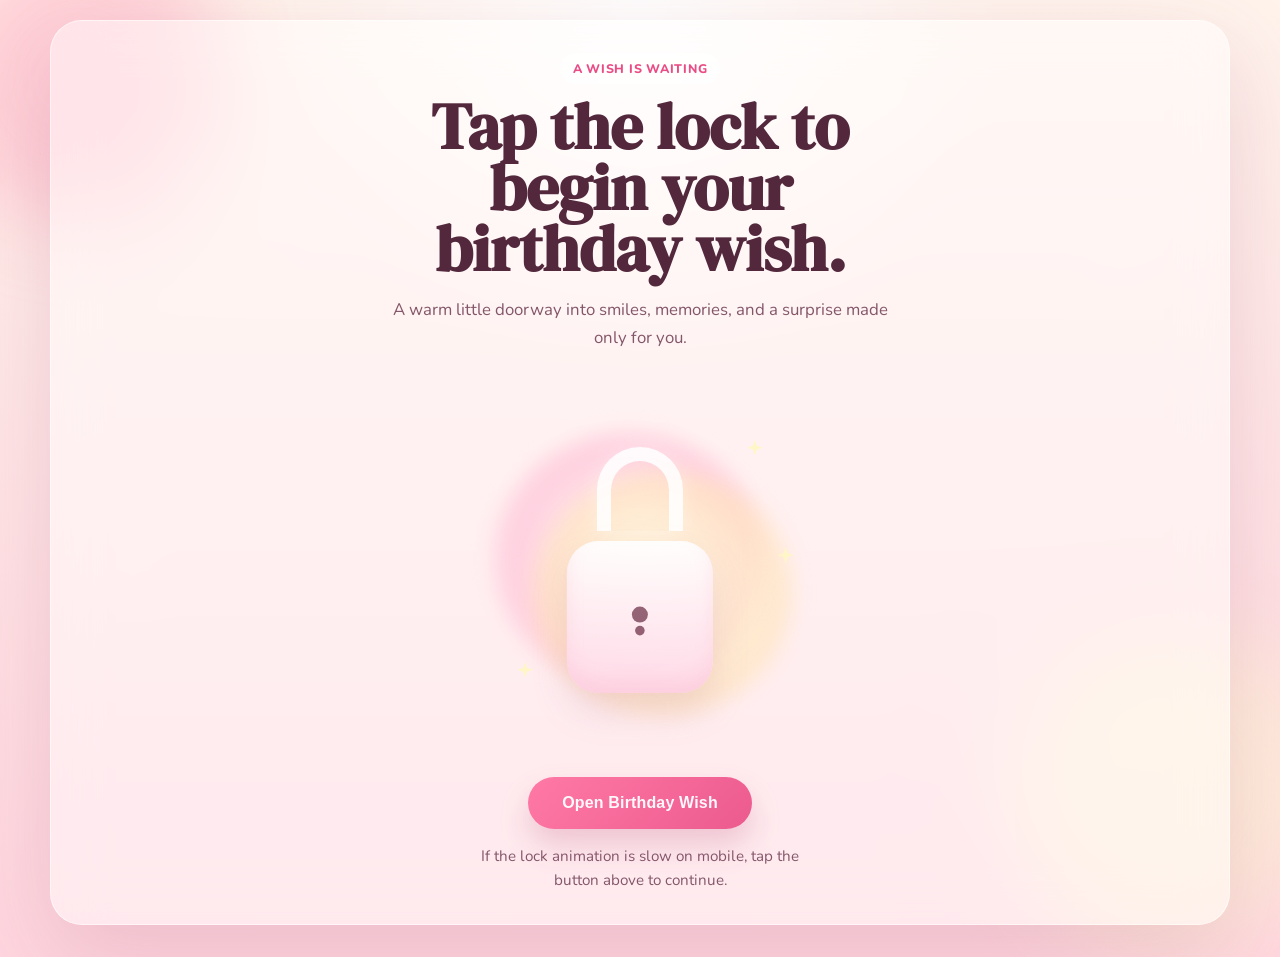
<file: index.html>
<!DOCTYPE html>
<html lang="en">
<head>
  <!-- Google tag (gtag.js) -->
  <script async src="https://www.googletagmanager.com/gtag/js?id=G-G79VJYKZZT"></script>
  <script>
    window.dataLayer = window.dataLayer || [];
    function gtag(){dataLayer.push(arguments);}
    gtag('js', new Date());

    gtag('config', 'G-G79VJYKZZT');
  </script>
  <meta charset="UTF-8">
  <meta name="viewport" content="width=device-width, initial-scale=1.0">
  <title>Birthday Lock</title>
  <link rel="preconnect" href="https://fonts.googleapis.com">
  <link rel="preconnect" href="https://fonts.gstatic.com" crossorigin>
  <link href="https://fonts.googleapis.com/css2?family=DM+Serif+Display:ital@0;1&family=Nunito:wght@400;600;700;800&display=swap" rel="stylesheet">
  <link rel="icon" type="image/x-icon" href="favicon.ico">
  <link rel="stylesheet" href="style.css">
</head>
<body class="page page-entry">
  <div class="ambient ambient-one"></div>
  <div class="ambient ambient-two"></div>
  <div class="sparkles" aria-hidden="true">
    <span></span>
    <span></span>
    <span></span>
    <span></span>
    <span></span>
    <span></span>
  </div>

  <main class="shell">
    <section id="lockCard" class="lock-card auth-card">
      <div id="lockIntro" class="lock-intro">
        <p class="micro-copy">A wish is waiting</p>
        <h1>Tap the lock to begin your birthday wish.</h1>
        <p class="lead">A warm little doorway into smiles, memories, and a surprise made only for you.</p>
        <button id="openCodeButton" class="lock-hitbox" type="button" aria-label="Open birthday wish">
          <div class="cute-auth-visual" aria-hidden="true">
            <div class="cute-orb orb-one"></div>
            <div class="cute-orb orb-two"></div>
            <div id="cuteLock" class="cute-lock simple-lock">
              <div class="cute-lock-top"></div>
              <div class="cute-lock-body"></div>
            </div>
            <div class="mini-star star-one"></div>
            <div class="mini-star star-two"></div>
            <div class="mini-star star-three"></div>
          </div>
          <span class="lock-hitbox-label">Open Birthday Wish</span>
        </button>
        <p class="lock-help-text">If the lock animation is slow on mobile, tap the button above to continue.</p>
      </div>
    </section>
  </main>

  <script src="script.js?v=20260528-8"></script>
</body>
</html>
</file>
<file: style.css>
:root {
  --bg-top: #fff3ec;
  --bg-bottom: #ffd6df;
  --panel: rgba(255, 255, 255, 0.46);
  --panel-strong: rgba(255, 255, 255, 0.72);
  --text-main: #53283c;
  --text-soft: #84566a;
  --accent: #ff6f9f;
  --accent-deep: #ea4d85;
  --line: rgba(255, 255, 255, 0.55);
  --shadow: 0 30px 90px rgba(150, 67, 106, 0.18);
}

* {
  box-sizing: border-box;
}

html {
  min-height: 100%;
}

body {
  margin: 0;
  min-height: 100vh;
  overflow-x: hidden;
  font-family: "Nunito", sans-serif;
  color: var(--text-main);
  background:
    radial-gradient(circle at top, rgba(255, 255, 255, 0.95), transparent 32%),
    linear-gradient(180deg, var(--bg-top), var(--bg-bottom));
}

a {
  color: inherit;
  text-decoration: none;
}

.page {
  position: relative;
  isolation: isolate;
}

.page::after {
  content: "";
  position: fixed;
  inset: 0;
  background:
    radial-gradient(circle at center, rgba(255, 250, 228, 0.55), rgba(255, 177, 206, 0.2) 42%, rgba(255, 214, 223, 0.78) 100%);
  opacity: 0;
  pointer-events: none;
  transition: opacity 0.55s ease;
  z-index: 20;
}

.page.page-transitioning::after {
  opacity: 1;
}

.page.page-transitioning .shell {
  animation: driftAway 0.85s ease forwards;
}

.ambient {
  position: fixed;
  border-radius: 999px;
  filter: blur(40px);
  opacity: 0.65;
  pointer-events: none;
  z-index: -3;
}

.ambient-one {
  top: -4rem;
  left: -4rem;
  width: 18rem;
  height: 18rem;
  background: rgba(255, 184, 201, 0.9);
  animation: floatCloud 10s ease-in-out infinite;
}

.ambient-two {
  right: -3rem;
  bottom: -3rem;
  width: 20rem;
  height: 20rem;
  background: rgba(255, 248, 214, 0.9);
  animation: floatCloud 13s ease-in-out infinite reverse;
}

.sparkles {
  position: fixed;
  inset: 0;
  pointer-events: none;
  z-index: -2;
}

.sparkles span {
  position: absolute;
  width: 0.65rem;
  height: 0.65rem;
  border-radius: 50%;
  background: rgba(255, 255, 255, 0.95);
  box-shadow: 0 0 18px rgba(255, 255, 255, 0.9);
  animation: twinkle 4s ease-in-out infinite;
}

.sparkles span:nth-child(1) { top: 18%; left: 14%; animation-delay: 0s; }
.sparkles span:nth-child(2) { top: 28%; right: 12%; animation-delay: 1s; }
.sparkles span:nth-child(3) { top: 64%; left: 10%; animation-delay: 1.7s; }
.sparkles span:nth-child(4) { top: 72%; right: 20%; animation-delay: 2.4s; }
.sparkles span:nth-child(5) { top: 46%; left: 48%; animation-delay: 0.9s; }
.sparkles span:nth-child(6) { top: 12%; left: 70%; animation-delay: 2.1s; }

.balloons {
  position: fixed;
  inset: 0;
  pointer-events: none;
  z-index: -1;
}

.balloon {
  position: absolute;
  bottom: -10rem;
  width: 4.2rem;
  height: 5.2rem;
  border-radius: 50% 50% 46% 46%;
  animation: rise 13s linear infinite;
  box-shadow: inset -8px -14px 18px rgba(255, 255, 255, 0.18);
}

.balloon::after {
  content: "";
  position: absolute;
  left: 50%;
  top: 100%;
  width: 2px;
  height: 5.8rem;
  background: rgba(119, 82, 95, 0.35);
  transform: translateX(-50%);
}

.balloon-pink { left: 8%; background: #ff89b1; animation-delay: 0s; }
.balloon-cream { left: 24%; background: #ffe8bf; animation-delay: 2s; }
.balloon-rose { right: 22%; background: #ffadc6; animation-delay: 5s; }
.balloon-gold { right: 8%; background: #ffd98f; animation-delay: 7s; }

.celebration-layer {
  position: fixed;
  inset: 0;
  overflow: hidden;
  pointer-events: none;
  z-index: -1;
}

.celebration-balloon {
  position: absolute;
  bottom: -10rem;
  width: 3.2rem;
  height: 4.1rem;
  border-radius: 50% 50% 46% 46%;
  animation: rise linear infinite;
  box-shadow: inset -7px -12px 16px rgba(255, 255, 255, 0.2);
  opacity: 0.82;
}

.celebration-balloon::after {
  content: "";
  position: absolute;
  left: 50%;
  top: 100%;
  width: 2px;
  height: 4.7rem;
  background: rgba(119, 82, 95, 0.28);
  transform: translateX(-50%);
}

.celebration-balloon-pink { background: #ff89b1; }
.celebration-balloon-cream { background: #ffe8bf; }
.celebration-balloon-rose { background: #ffadc6; }
.celebration-balloon-gold { background: #ffd98f; }
.celebration-balloon-coral { background: #ff9b8f; }

.falling-paper {
  position: absolute;
  top: -2rem;
  width: 0.68rem;
  height: 1rem;
  border-radius: 0.18rem;
  opacity: 0.8;
  animation: paperFall linear infinite;
}

.shell {
  width: min(1180px, calc(100% - 2rem));
  margin: 0 auto;
  padding: 1.25rem 0 2rem;
}

.page-entry .shell {
  min-height: 100vh;
  display: grid;
  align-items: center;
}

.auth-card,
.hero-card,
.final-card,
.surprise-stage {
  background: var(--panel);
  border: 1px solid var(--line);
  backdrop-filter: blur(24px);
  border-radius: 2rem;
  box-shadow: var(--shadow);
}

.auth-card,
.hero-card,
.surprise-stage {
  display: grid;
  grid-template-columns: 1.05fr 0.95fr;
  gap: 2rem;
  align-items: center;
  padding: 2rem;
  min-height: calc(100vh - 3.25rem);
}

.auth-card {
  overflow: hidden;
  min-height: min(42rem, calc(100vh - 3.25rem));
  grid-template-columns: 1fr;
  justify-items: center;
  text-align: center;
}

.hero-copy,
.lock-copy,
.surprise-copy,
.final-card {
  position: relative;
  z-index: 1;
}

.lock-intro,
.code-panel {
  width: min(32rem, 100%);
}

.code-panel-page {
  width: min(32rem, 100%);
}

.code-entry-wrap {
  width: min(62rem, 100%);
  display: grid;
  grid-template-columns: minmax(0, 1.05fr) minmax(18rem, 0.95fr);
  gap: 1.8rem;
  align-items: center;
}

.code-panel-cute {
  position: relative;
  padding: 2rem 1.8rem;
  border-radius: 1.8rem;
  background:
    radial-gradient(circle at top left, rgba(255, 255, 255, 0.78), transparent 38%),
    linear-gradient(180deg, rgba(255, 255, 255, 0.74), rgba(255, 238, 244, 0.82));
  border: 1px solid rgba(255, 255, 255, 0.82);
  box-shadow:
    inset 0 1px 0 rgba(255, 255, 255, 0.75),
    0 24px 50px rgba(182, 104, 135, 0.14);
}

.code-panel-cute::after {
  content: "";
  position: absolute;
  inset: 1rem;
  border: 1px dashed rgba(234, 77, 133, 0.18);
  border-radius: 1.3rem;
  pointer-events: none;
}

.code-stamp-row {
  display: flex;
  flex-wrap: wrap;
  align-items: center;
  justify-content: space-between;
  gap: 0.8rem;
}

.code-stamp {
  display: inline-flex;
  padding: 0.45rem 0.9rem;
  border-radius: 999px;
  border: 1px solid rgba(234, 77, 133, 0.24);
  background: rgba(255, 244, 248, 0.92);
  color: var(--accent-deep);
  font-size: 0.76rem;
  font-weight: 800;
  letter-spacing: 0.12em;
  text-transform: uppercase;
  transform: rotate(-6deg);
}

.code-note-card {
  margin-top: 1.35rem;
  padding: 1rem 1.1rem;
  border-radius: 1.2rem;
  background: linear-gradient(180deg, rgba(255, 250, 237, 0.92), rgba(255, 240, 214, 0.86));
  border: 1px solid rgba(255, 233, 186, 0.95);
  text-align: left;
  box-shadow: inset 0 1px 0 rgba(255, 255, 255, 0.7);
}

.code-note-title,
.code-note-text {
  margin: 0;
}

.code-note-title {
  color: #9b6b28;
  font-size: 0.82rem;
  font-weight: 800;
  letter-spacing: 0.08em;
  text-transform: uppercase;
}

.code-note-text {
  margin-top: 0.45rem;
  color: #855a3d;
  line-height: 1.55;
}

.code-entry-visual {
  display: grid;
  justify-items: center;
  gap: 1rem;
}

.code-auth-visual {
  width: min(20rem, 70vw);
}

.code-lock-display {
  inset: 20% 24% 16% 24%;
}

.code-badge {
  display: inline-flex;
  align-items: center;
  justify-content: center;
  padding: 0.7rem 1rem;
  border-radius: 999px;
  background: rgba(255, 255, 255, 0.76);
  border: 1px solid rgba(255, 255, 255, 0.8);
  color: var(--accent-deep);
  font-size: 0.88rem;
  font-weight: 800;
  letter-spacing: 0.03em;
  box-shadow: 0 16px 32px rgba(182, 104, 135, 0.12);
}

.code-side-note {
  display: grid;
  justify-items: center;
  gap: 0.55rem;
  max-width: 15rem;
}

.code-side-note span {
  width: 3rem;
  height: 0.35rem;
  border-radius: 999px;
  background: linear-gradient(90deg, rgba(255, 211, 92, 0.2), rgba(255, 111, 159, 0.8), rgba(255, 211, 92, 0.2));
}

.code-side-note p {
  margin: 0;
  color: var(--text-soft);
  font-size: 0.95rem;
  line-height: 1.6;
}

.lock-hitbox {
  display: grid;
  justify-items: center;
  gap: 0.9rem;
  width: min(24rem, 76vw);
  margin: 1.6rem auto 0;
  padding: 0;
  background: transparent;
  border: 0;
  cursor: pointer;
  position: relative;
  z-index: 2;
}

.lock-hitbox-label {
  display: inline-flex;
  align-items: center;
  justify-content: center;
  min-width: 14rem;
  min-height: 3.3rem;
  padding: 0.8rem 1.2rem;
  border-radius: 999px;
  background: linear-gradient(135deg, rgba(255, 111, 159, 0.92), rgba(234, 77, 133, 0.92));
  color: #fff8fb;
  font-size: 1rem;
  font-weight: 800;
  letter-spacing: 0.01em;
  box-shadow: 0 16px 30px rgba(184, 76, 119, 0.24);
}

.lock-help-text {
  margin: 0.9rem auto 0;
  max-width: 22rem;
  color: var(--text-soft);
  font-size: 0.95rem;
  line-height: 1.6;
}

.lock-hitbox:focus-visible {
  outline: 3px solid rgba(255, 111, 159, 0.35);
  outline-offset: 8px;
  border-radius: 2rem;
}

.micro-copy,
.speech-label {
  display: inline-flex;
  margin: 0 0 0.8rem;
  padding: 0.45rem 0.8rem;
  border-radius: 999px;
  background: rgba(255, 255, 255, 0.66);
  color: var(--accent-deep);
  font-size: 0.78rem;
  font-weight: 800;
  letter-spacing: 0.06em;
  text-transform: uppercase;
}

h1 {
  margin: 0;
  font-family: "DM Serif Display", serif;
  font-size: clamp(2.4rem, 5vw, 4.8rem);
  line-height: 0.95;
}

.lead {
  margin: 1rem 0 0;
  max-width: 36rem;
  color: var(--text-soft);
  font-size: 1.05rem;
  line-height: 1.7;
}

.speech-card,
.wish-panel {
  margin-top: 1.5rem;
  padding: 1.2rem 1.2rem 1.3rem;
  background: var(--panel-strong);
  border: 1px solid rgba(255, 255, 255, 0.8);
  border-radius: 1.45rem;
  box-shadow: inset 0 1px 0 rgba(255, 255, 255, 0.65);
}

.speech-text,
.wish-panel p {
  margin: 0;
  min-height: 3.5rem;
  color: var(--text-main);
  font-size: 1.1rem;
  line-height: 1.6;
}

.actions {
  display: flex;
  flex-wrap: wrap;
  gap: 0.9rem;
  margin-top: 1.6rem;
}

.button {
  display: inline-flex;
  align-items: center;
  justify-content: center;
  min-width: 10.5rem;
  padding: 0.95rem 1.35rem;
  border-radius: 999px;
  font-weight: 800;
  transition: transform 0.25s ease, box-shadow 0.25s ease, background 0.25s ease;
}

.button:hover {
  transform: translateY(-2px);
}

.button.primary {
  background: linear-gradient(135deg, var(--accent), var(--accent-deep));
  color: #fff;
  box-shadow: 0 16px 32px rgba(234, 77, 133, 0.28);
  border: 0;
}

.button.secondary {
  background: rgba(255, 255, 255, 0.66);
  color: var(--text-main);
  border: 1px solid rgba(255, 255, 255, 0.72);
}

.button-submit {
  cursor: pointer;
  font: inherit;
}

.password-form {
  margin-top: 1.5rem;
}

.password-shell {
    padding: 1.1rem;
    border-radius: 1.5rem;
    background: rgba(255, 255, 255, 0.92);
    border: 1px solid rgba(255, 111, 159, 0.22);
    box-shadow: 0 16px 30px rgba(255, 156, 192, 0.15);
  max-width: 24rem;
  margin: 0 auto;
  }

  .password-label {
    display: block;
    margin-bottom: 0.65rem;
    color: var(--text-soft);
    font-size: 0.95rem;
    font-weight: 700;
  }

  .password-row {
    display: flex;
    flex-wrap: wrap;
    gap: 0.8rem;
  }

  .password-row input {
    /* flex: 1 1 15rem; */
  min-height: 3rem;
    padding: 0 1.3rem;
    border: 1px solid rgba(255, 111, 159, 0.42);
    border-radius: 1.25rem;
    background: #ffffff;
  font: inherit;
  outline: none;
}

.password-row input:focus {
  border-color: rgba(234, 77, 133, 0.55);
  box-shadow: 0 0 0 4px rgba(255, 111, 159, 0.15);
}

.password-message {
  min-height: 1.5rem;
  margin: 0.9rem 0 0;
  color: var(--accent-deep);
  font-weight: 700;
}

.countdown-message {
  min-height: 1.5rem;
  margin: 1rem 0 0;
  color: var(--text-main);
  font-weight: 700;
  line-height: 1.4;
}

button:disabled,
.lock-hitbox:disabled {
  opacity: 0.65;
  cursor: not-allowed;
}

.lock-hitbox[aria-disabled="true"] {
  opacity: 0.82;
}

.lock-hitbox[aria-disabled="true"] .lock-hitbox-label {
  background: linear-gradient(135deg, rgba(255, 180, 202, 0.95), rgba(233, 129, 166, 0.9));
}

.password-hint {
  margin: 0.8rem 0 0;
  color: var(--text-soft);
  font-size: 0.92rem;
  line-height: 1.5;
}

.auth-card.is-verified {
  box-shadow:
    0 30px 90px rgba(150, 67, 106, 0.18),
    0 0 0 2px rgba(255, 255, 255, 0.55),
    0 0 50px rgba(255, 145, 190, 0.28);
}

.auth-card.is-verified .password-message {
  color: #2f8f62;
}

.hero-visual,
.auth-visual,
.video-shell {
  display: grid;
  place-items: center;
  min-height: 24rem;
}

.bunny-lamp {
  position: relative;
  width: min(24rem, 76vw);
  aspect-ratio: 1 / 1.15;
  animation: bunnyFloat 4.4s ease-in-out infinite;
}

.page-entry .bunny-lamp {
  animation-duration: 6.2s;
}

.cute-auth-visual {
  position: relative;
  width: min(24rem, 76vw);
  aspect-ratio: 1 / 1;
}

.cute-orb {
  position: absolute;
  border-radius: 50%;
  filter: blur(10px);
}

.orb-one {
  inset: 14% 18% 20% 12%;
  background: radial-gradient(circle, rgba(255, 255, 255, 0.95), rgba(255, 205, 221, 0.9) 58%, rgba(255, 156, 193, 0.2) 100%);
  animation: glowPulse 4.2s ease-in-out infinite;
}

.orb-two {
  inset: 24% 10% 12% 22%;
  background: radial-gradient(circle, rgba(255, 248, 223, 0.9), rgba(255, 228, 187, 0.65) 62%, rgba(255, 228, 187, 0.08) 100%);
  animation: floatCloud 7s ease-in-out infinite;
}

.cute-lock {
  position: absolute;
  inset: 18% 22% 18% 22%;
  animation: bunnyFloat 5.8s ease-in-out infinite;
  transition: transform 0.5s ease, opacity 0.45s ease;
  transform-origin: center 20%;
}

.simple-lock .cute-lock-body::before {
  content: "";
  position: absolute;
  left: 50%;
  top: 50%;
  width: 1rem;
  height: 1rem;
  background: rgba(136, 83, 103, 0.9);
  border-radius: 50%;
  transform: translate(-50%, -65%);
  box-shadow: 0 1rem 0 -0.2rem rgba(136, 83, 103, 0.9);
}

.cute-lock-top {
  position: absolute;
  top: 0;
  left: 50%;
  width: 40%;
  height: 34%;
  border: 0.9rem solid rgba(255, 255, 255, 0.88);
  border-bottom: 0;
  border-radius: 999px 999px 0 0;
  transform: translateX(-50%);
  box-shadow: 0 0 20px rgba(255, 255, 255, 0.3);
  transition: transform 0.5s ease, opacity 0.45s ease;
  transform-origin: center bottom;
}

.cute-lock-body {
  position: absolute;
  left: 50%;
  right: 0;
  bottom: 0;
  width: 68%;
  height: 62%;
  transform: translateX(-50%);
  border-radius: 2rem;
  background: linear-gradient(180deg, rgba(255, 255, 255, 0.92), rgba(255, 217, 232, 0.95));
  box-shadow:
    inset 0 -12px 18px rgba(242, 141, 177, 0.15),
    0 18px 36px rgba(180, 98, 132, 0.18);
}

.auth-card.is-opening {
  box-shadow:
    0 30px 90px rgba(150, 67, 106, 0.18),
    0 0 0 2px rgba(255, 255, 255, 0.55),
    0 0 80px rgba(255, 191, 210, 0.45);
}

.auth-card.is-opening .cute-lock-top {
  transform: translateX(-50%) rotate(-28deg) translateY(-0.25rem);
}

.auth-card.is-opening .cute-lock {
  transform: scale(1.05);
}

.auth-card.is-opening .cute-auth-visual {
  animation: openFlash 0.9s ease forwards;
}

.mini-star {
  position: absolute;
  width: 1rem;
  height: 1rem;
  background: #fff6c7;
  clip-path: polygon(50% 0%, 62% 38%, 100% 50%, 62% 62%, 50% 100%, 38% 62%, 0% 50%, 38% 38%);
  box-shadow: 0 0 18px rgba(255, 246, 199, 0.85);
  animation: twinkle 3.6s ease-in-out infinite;
}

.star-one {
  top: 16%;
  right: 18%;
}

.star-two {
  bottom: 22%;
  left: 18%;
  animation-delay: 1s;
}

.star-three {
  top: 44%;
  right: 10%;
  animation-delay: 1.8s;
}

.bunny-glow {
  position: absolute;
  inset: 22% 18% 20%;
  background: radial-gradient(circle, rgba(255, 255, 255, 0.96), rgba(255, 191, 208, 0.9) 48%, rgba(255, 138, 173, 0.24) 76%, transparent 100%);
  filter: blur(10px);
  border-radius: 50%;
  animation: glowPulse 3.8s ease-in-out infinite;
}

.ear,
.body {
  position: absolute;
  background: linear-gradient(180deg, #fffefc, #ffd7e0 85%);
  box-shadow: inset 0 -10px 25px rgba(255, 120, 160, 0.12);
}

.ear {
  top: 4%;
  width: 22%;
  height: 36%;
  border-radius: 55% 55% 45% 45%;
}

.ear.left {
  left: 20%;
  transform: rotate(-12deg);
}

.ear.right {
  right: 20%;
  transform: rotate(12deg);
}

.body {
  inset: 18% 12% 8%;
  border-radius: 42% 42% 38% 38%;
}

.bunny-face {
  position: absolute;
  inset: 40% 28% 25%;
  z-index: 1;
}

.eye,
.mouth {
  position: absolute;
  background: #6d3a4b;
}

.eye {
  top: 28%;
  width: 11%;
  height: 11%;
  border-radius: 50%;
  animation: blink 5.2s infinite;
}

.eye.left { left: 21%; }
.eye.right { right: 21%; }

.mouth {
  left: 50%;
  bottom: 24%;
  width: 13%;
  height: 8%;
  border-radius: 0 0 999px 999px;
  transform: translateX(-50%);
  animation: talk 1.1s infinite;
}

.surprise-stage {
  min-height: calc(100vh - 3.25rem);
}

.live-stage {
  align-items: stretch;
}

.video-shell {
  align-self: stretch;
}

.scene-shell {
  display: grid;
  place-items: center;
}

.live-scene {
  position: relative;
  width: min(100%, 36rem);
  min-height: 38rem;
  overflow: hidden;
  border-radius: 1.8rem;
  background:
    radial-gradient(circle at top, rgba(255, 255, 255, 0.32), transparent 26%),
    linear-gradient(180deg, rgba(71, 32, 50, 0.96), rgba(37, 16, 28, 0.98));
  border: 1px solid rgba(255, 255, 255, 0.16);
  box-shadow: 0 30px 80px rgba(53, 19, 36, 0.32);
}

.scene-glow {
  position: absolute;
  inset: auto 18% 10% 18%;
  height: 12rem;
  border-radius: 50%;
  background: radial-gradient(circle, rgba(255, 206, 220, 0.95), rgba(255, 158, 190, 0.16) 60%, transparent 100%);
  filter: blur(18px);
}

.scene-ribbon {
  position: absolute;
  top: -1rem;
  width: 7rem;
  height: 10rem;
  background: linear-gradient(180deg, rgba(255, 197, 214, 0.92), rgba(243, 123, 170, 0.42));
  clip-path: polygon(50% 0%, 100% 16%, 72% 100%, 28% 100%, 0% 16%);
  opacity: 0.8;
}

.ribbon-left { left: 1.5rem; transform: rotate(-10deg); }
.ribbon-right { right: 1.5rem; transform: rotate(10deg); }

.web-bunny {
  position: absolute;
  left: 50%;
  bottom: 6.4rem;
  width: 15rem;
  height: 17rem;
  transform: translateX(-50%);
  animation: bunnyFloat 4.8s ease-in-out infinite;
}

.web-bunny.is-talking {
  animation-duration: 1.1s;
}

.web-bunny-ear,
.web-bunny-body {
  position: absolute;
  background: linear-gradient(180deg, #fffefc, #ffd4df 85%);
  box-shadow: inset 0 -10px 25px rgba(255, 120, 160, 0.12);
}

.web-bunny-ear {
  top: 0;
  width: 24%;
  height: 36%;
  border-radius: 55% 55% 45% 45%;
}

.web-bunny-ear.ear-left { left: 20%; transform: rotate(-12deg); }
.web-bunny-ear.ear-right { right: 20%; transform: rotate(12deg); }

.web-bunny-body {
  inset: 18% 12% 0;
  border-radius: 42% 42% 38% 38%;
}

.web-bunny-face {
  position: absolute;
  inset: 42% 28% 18%;
  z-index: 1;
}

.web-eye,
.web-mouth,
.web-cheek {
  position: absolute;
}

.web-eye {
  top: 26%;
  width: 10%;
  height: 10%;
  border-radius: 50%;
  background: #6d3a4b;
  animation: blink 5.2s infinite;
}

.web-eye.eye-left { left: 22%; }
.web-eye.eye-right { right: 22%; }

.web-mouth {
  left: 50%;
  bottom: 24%;
  width: 13%;
  height: 8%;
  background: #6d3a4b;
  border-radius: 0 0 999px 999px;
  transform: translateX(-50%);
}

.web-mouth.is-talking {
  animation: talk 0.65s infinite;
}

.web-cheek {
  bottom: 28%;
  width: 14%;
  height: 10%;
  border-radius: 50%;
  background: rgba(255, 129, 170, 0.42);
  filter: blur(1px);
}

.web-cheek.cheek-left { left: 8%; }
.web-cheek.cheek-right { right: 8%; }

.scene-speech {
  position: absolute;
  left: 50%;
  bottom: 2rem;
  transform: translateX(-50%);
  width: min(84%, 24rem);
  min-height: 4.8rem;
  padding: 1rem 1.1rem;
  border-radius: 1.2rem;
  background: rgba(255, 255, 255, 0.92);
  color: var(--text-main);
  text-align: center;
  font-size: 1rem;
  line-height: 1.6;
  box-shadow: 0 10px 30px rgba(53, 19, 36, 0.2);
}

.scene-overlay-card {
  position: absolute;
  inset: 0;
  display: grid;
  place-items: center;
  text-align: center;
  padding: 2rem;
  background: linear-gradient(180deg, rgba(17, 8, 13, 0.18), rgba(17, 8, 13, 0.48));
  color: #fff7fb;
  transition: opacity 0.45s ease, visibility 0.45s ease;
}

.scene-overlay-card h2 {
  margin: 0.25rem 0 0;
  font-family: "DM Serif Display", serif;
  font-size: clamp(1.8rem, 4vw, 2.6rem);
}

.scene-overlay-card p {
  max-width: 22rem;
  margin: 0.8rem auto 0;
}

.scene-overlay-card.is-hidden {
  opacity: 0;
  visibility: hidden;
}

.live-scene.is-playing .scene-glow {
  animation: glowPulse 2.2s ease-in-out infinite;
}

.video-frame {
  position: relative;
  width: min(100%, 36rem);
  aspect-ratio: 4 / 5;
  overflow: hidden;
  border-radius: 1.8rem;
  background: rgba(39, 18, 30, 0.94);
  border: 1px solid rgba(255, 255, 255, 0.18);
  box-shadow: 0 30px 80px rgba(53, 19, 36, 0.32);
}

.framed-video {
  width: 100%;
  height: 100%;
  display: block;
  object-fit: cover;
  filter: blur(14px) saturate(0.9);
  transform: scale(1.04);
  transition: filter 0.6s ease, transform 0.6s ease;
}

.framed-video.is-active {
  filter: blur(0) saturate(1);
  transform: scale(1);
}

.video-overlay {
  position: absolute;
  inset: 0;
  display: grid;
  place-items: center;
  background: linear-gradient(180deg, rgba(17, 8, 13, 0.28), rgba(17, 8, 13, 0.56));
  color: #fff7fb;
  font-size: 1rem;
  text-align: center;
  padding: 1.5rem;
  transition: opacity 0.4s ease, visibility 0.4s ease;
}

.video-overlay-card {
  display: grid;
  justify-items: center;
  gap: 0.9rem;
  max-width: 16rem;
}

.sound-bubble,
.sound-hint-pill {
  display: inline-flex;
  align-items: center;
  justify-content: center;
  padding: 0.55rem 0.95rem;
  border-radius: 999px;
  background: rgba(255, 247, 251, 0.9);
  border: 1px solid rgba(255, 255, 255, 0.85);
  color: var(--accent-deep);
  font-size: 0.78rem;
  font-weight: 800;
  letter-spacing: 0.04em;
  text-transform: uppercase;
  box-shadow: 0 14px 28px rgba(31, 12, 21, 0.22);
}

.sound-hint-pill {
  position: absolute;
  left: 50%;
  bottom: 1rem;
  transform: translateX(-50%);
  z-index: 2;
  backdrop-filter: blur(10px);
  transition: opacity 0.3s ease, visibility 0.3s ease, transform 0.3s ease;
}

.sound-hint-pill.is-hidden {
  opacity: 0;
  visibility: hidden;
  transform: translateX(-50%) translateY(0.5rem);
}

.video-overlay.is-hidden {
  opacity: 0;
  visibility: hidden;
}

.reveal-title {
  min-height: 8.2rem;
  max-width: 12ch;
}

.reveal-video-card {
  position: relative;
  width: min(25rem, 78vw);
  aspect-ratio: 4 / 5;
  overflow: hidden;
  border-radius: 2rem;
  background: rgba(39, 18, 30, 0.94);
  border: 1px solid rgba(255, 255, 255, 0.18);
  box-shadow: 0 30px 80px rgba(53, 19, 36, 0.32);
}

.reveal-video-card::before {
  content: "";
  position: absolute;
  inset: -12% 14% auto;
  height: 30%;
  border-radius: 50%;
  background: radial-gradient(circle, rgba(255, 247, 193, 0.8), rgba(255, 229, 126, 0.15) 62%, transparent 100%);
  filter: blur(20px);
  pointer-events: none;
  z-index: 1;
}

.reveal-video-card::after {
  content: "";
  position: absolute;
  inset: 0;
  background: linear-gradient(180deg, rgba(255, 255, 255, 0.06), rgba(17, 8, 13, 0.16));
  pointer-events: none;
  z-index: 1;
}

.reveal-side-video {
  width: 100%;
  height: 100%;
  display: block;
  object-fit: cover;
}

.final-card {
  max-width: 54rem;
  margin: 1rem auto 0;
  padding: 2.4rem;
  text-align: center;
  min-height: calc(100vh - 4rem);
  display: flex;
  flex-direction: column;
  justify-content: center;
}

.final-card .lead,
.final-card .wish-panel {
  margin-left: auto;
  margin-right: auto;
}

.final-card .actions {
  justify-content: center;
}

.confetti-row {
  display: flex;
  justify-content: center;
  gap: 0.85rem;
  margin-top: 1.5rem;
}

.confetti-row span {
  width: 0.9rem;
  height: 0.9rem;
  border-radius: 0.25rem;
  animation: bounceConfetti 1.8s ease-in-out infinite;
}

.confetti-row span:nth-child(1) { background: #ff88b3; animation-delay: 0s; }
.confetti-row span:nth-child(2) { background: #ffd071; animation-delay: 0.2s; }
.confetti-row span:nth-child(3) { background: #ffb9cf; animation-delay: 0.4s; }
.confetti-row span:nth-child(4) { background: #ffe6a6; animation-delay: 0.6s; }
.confetti-row span:nth-child(5) { background: #f989a7; animation-delay: 0.8s; }

@keyframes floatCloud {
  0%, 100% { transform: translate3d(0, 0, 0); }
  50% { transform: translate3d(0, 18px, 0); }
}

@keyframes twinkle {
  0%, 100% { opacity: 0.25; transform: scale(0.8); }
  50% { opacity: 1; transform: scale(1.25); }
}

@keyframes bunnyFloat {
  0%, 100% { transform: translateY(0); }
  50% { transform: translateY(-12px); }
}

@keyframes glowPulse {
  0%, 100% { transform: scale(0.98); opacity: 0.86; }
  50% { transform: scale(1.05); opacity: 1; }
}

@keyframes blink {
  0%, 44%, 48%, 100% { transform: scaleY(1); }
  46% { transform: scaleY(0.08); }
}

@keyframes talk {
  0%, 100% { height: 8%; width: 13%; }
  50% { height: 12%; width: 10%; }
}

@keyframes rise {
  0% { transform: translateY(0); }
  100% { transform: translateY(-130vh); }
}

@keyframes paperFall {
  0% {
    transform: translate3d(0, -2rem, 0) rotate(0deg);
    opacity: 0;
  }
  10% {
    opacity: 0.82;
  }
  100% {
    transform: translate3d(var(--paper-drift), 110vh, 0) rotate(var(--paper-rotate));
    opacity: 0;
  }
}

@keyframes bounceConfetti {
  0%, 100% { transform: translateY(0) rotate(0deg); }
  50% { transform: translateY(-7px) rotate(12deg); }
}

@keyframes openFlash {
  0% { transform: scale(1); opacity: 1; }
  40% { transform: scale(1.04); opacity: 1; }
  100% { transform: scale(1.08); opacity: 0.92; }
}

@keyframes driftAway {
  0% { opacity: 1; transform: scale(1) translateY(0); filter: blur(0); }
  100% { opacity: 0.18; transform: scale(1.03) translateY(-10px); filter: blur(8px); }
}

@media (max-width: 900px) {
  .shell {
    width: min(100%, calc(100vw - 1rem));
    padding: 1rem 0 1.25rem;
  }

  .auth-card,
  .hero-card,
  .surprise-stage {
    padding: 1.4rem;
    grid-template-columns: 1fr;
  }

  .code-entry-wrap {
    grid-template-columns: 1fr;
    gap: 1.4rem;
  }

  .code-panel-cute {
    padding: 1.6rem;
  }

  .hero-visual,
  .auth-visual {
    order: -1;
    min-height: 18rem;
  }

  .code-entry-visual {
    order: -1;
  }

  .code-auth-visual,
  .bunny-lamp,
  .video-frame,
  .live-scene {
    width: min(100%, 30rem);
  }

  .lock-hitbox {
    width: min(100%, 90vw);
  }

  .lead {
    max-width: 100%;
  }

  .actions {
    width: 100%;
    justify-content: center;
  }

  .password-row {
    flex-direction: column;
    align-items: center;
  }

  .password-row input {
    width: 16rem;
    max-width: 100%;
  }

  .code-side-note {
    max-width: 100%;
  }
}

@media (max-width: 640px) {
  .shell {
    width: min(100% - 1rem, 1180px);
    padding-top: 0.8rem;
  }

  h1 {
    font-size: clamp(2rem, 11vw, 3.2rem);
  }

  .speech-text,
  .wish-panel p,
  .lead,
  .countdown-message {
    font-size: 1rem;
  }

  .button {
    width: 100%;
  }

  .password-shell {
    margin: 0 auto;
    width: fit-content;
    max-width: 100%;
  }

  .password-row {
    gap: 0.85rem;
    min-width: 0;
  }

  .password-row input {
    border-radius: 1.25rem;
    min-height: 3rem;
  }

  .actions {
    flex-direction: column;
    align-items: stretch;
  }

  .final-card {
    margin-top: 1.5rem;
    padding: 1.5rem;
  }

  .code-panel-cute {
    padding: 1.4rem;
    width: 100%;
    max-width: 32rem;
    margin: 0 auto;
  }

  .password-shell {
    padding: 0.85rem;
    border-radius: 1rem;
    width: fit-content;
    max-width: 100%;
    margin: 0 auto;
  }

  .password-row {
    align-items: center;
  }

  .password-row input,
  .button-submit {
    border-radius: 0.95rem;
  }

  .lock-hitbox {
    margin: 1.2rem auto 0;
    width: min(100%, 22rem);
  }

  .lock-hitbox-label {
    width: 100%;
    min-width: 0;
  }

  .balloon {
    width: 3.5rem;
    height: 4.5rem;
  }

  .celebration-balloon {
    width: 2.6rem;
    height: 3.4rem;
  }

  .falling-paper {
    width: 0.52rem;
    height: 0.82rem;
  }
}
</file>
